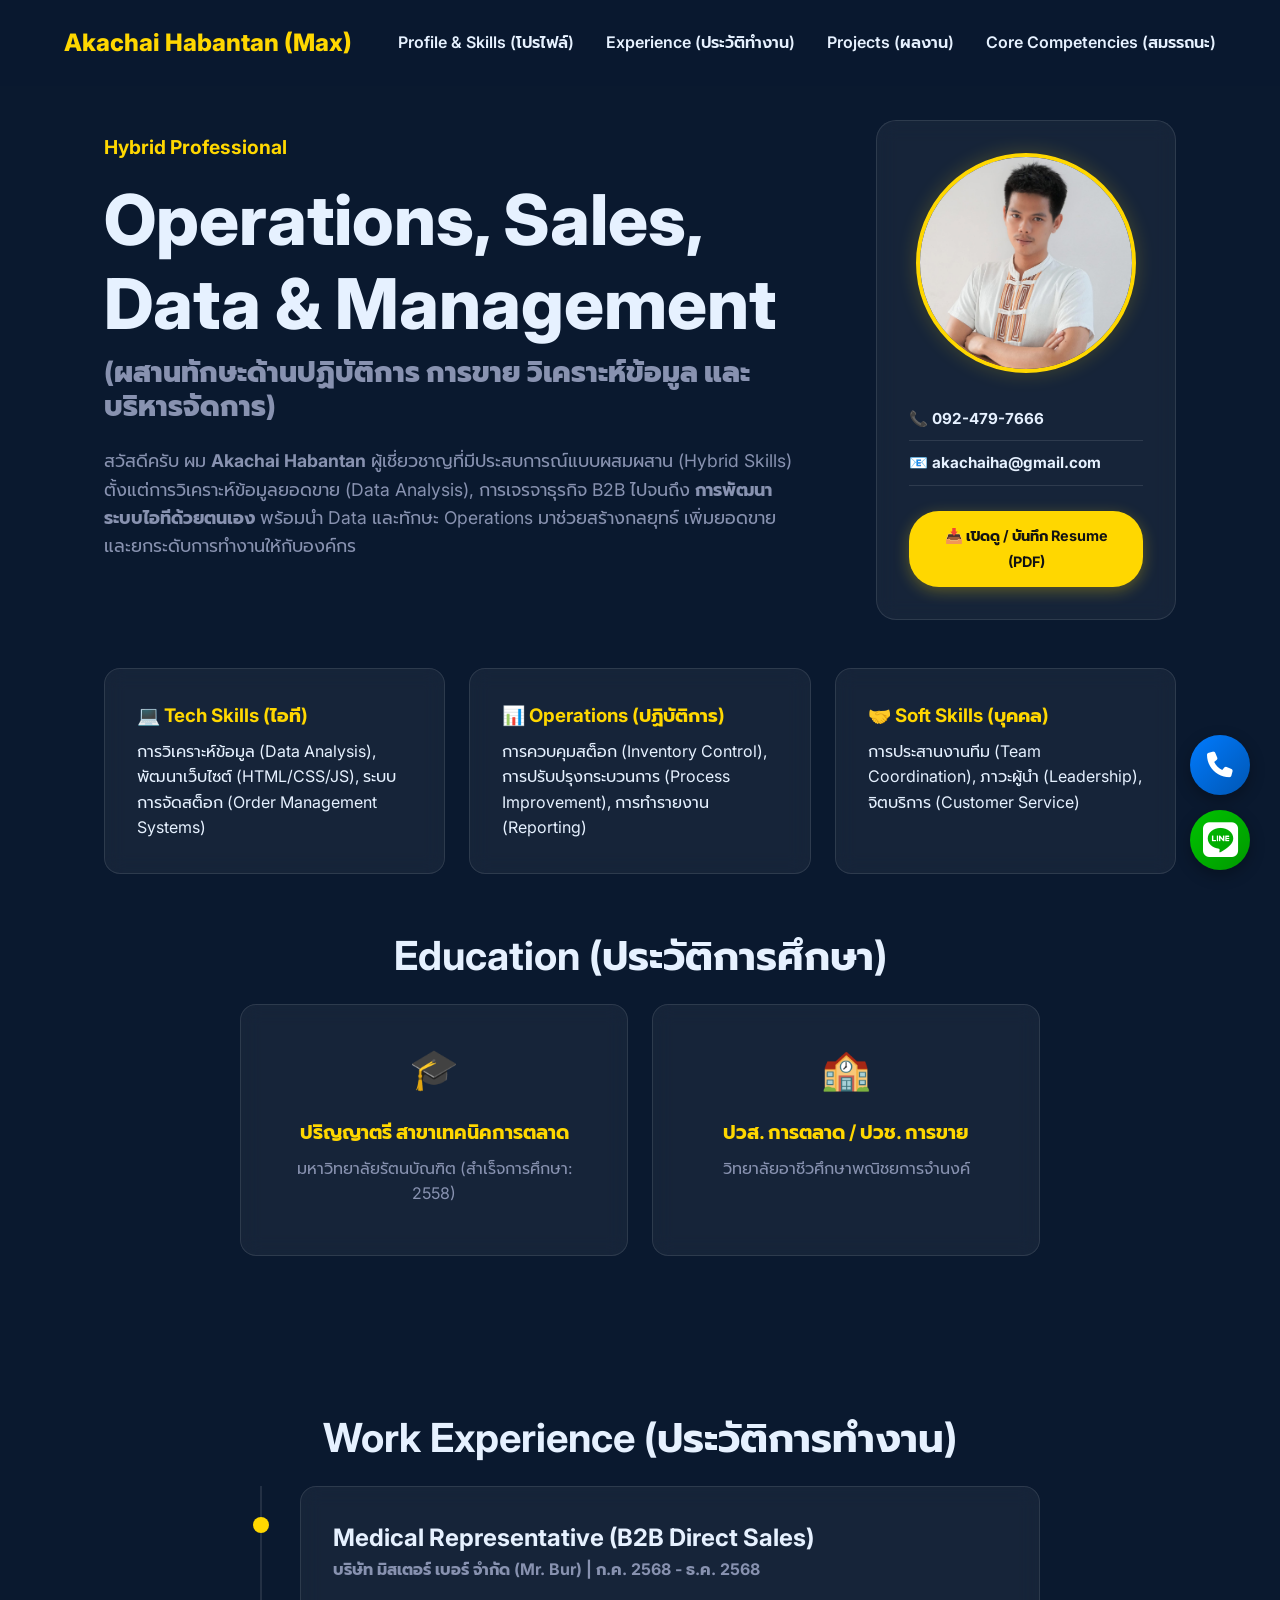
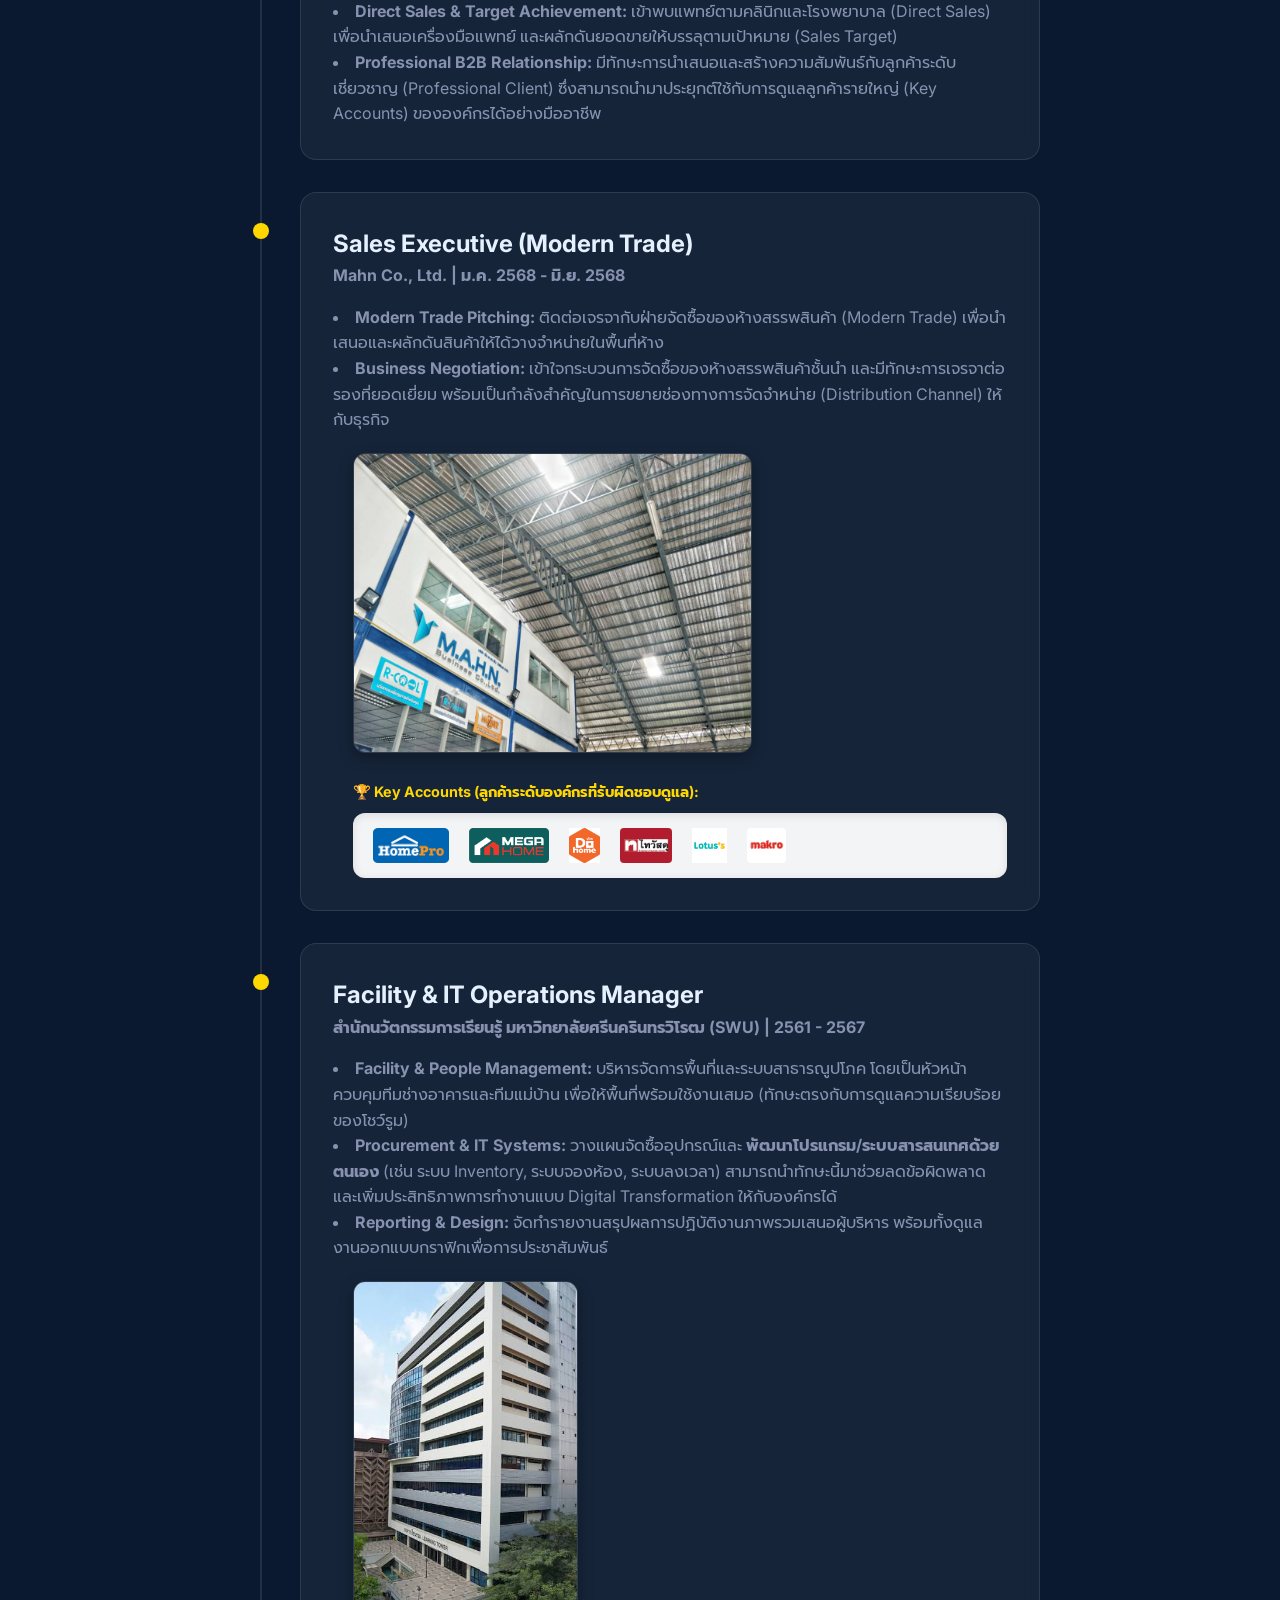
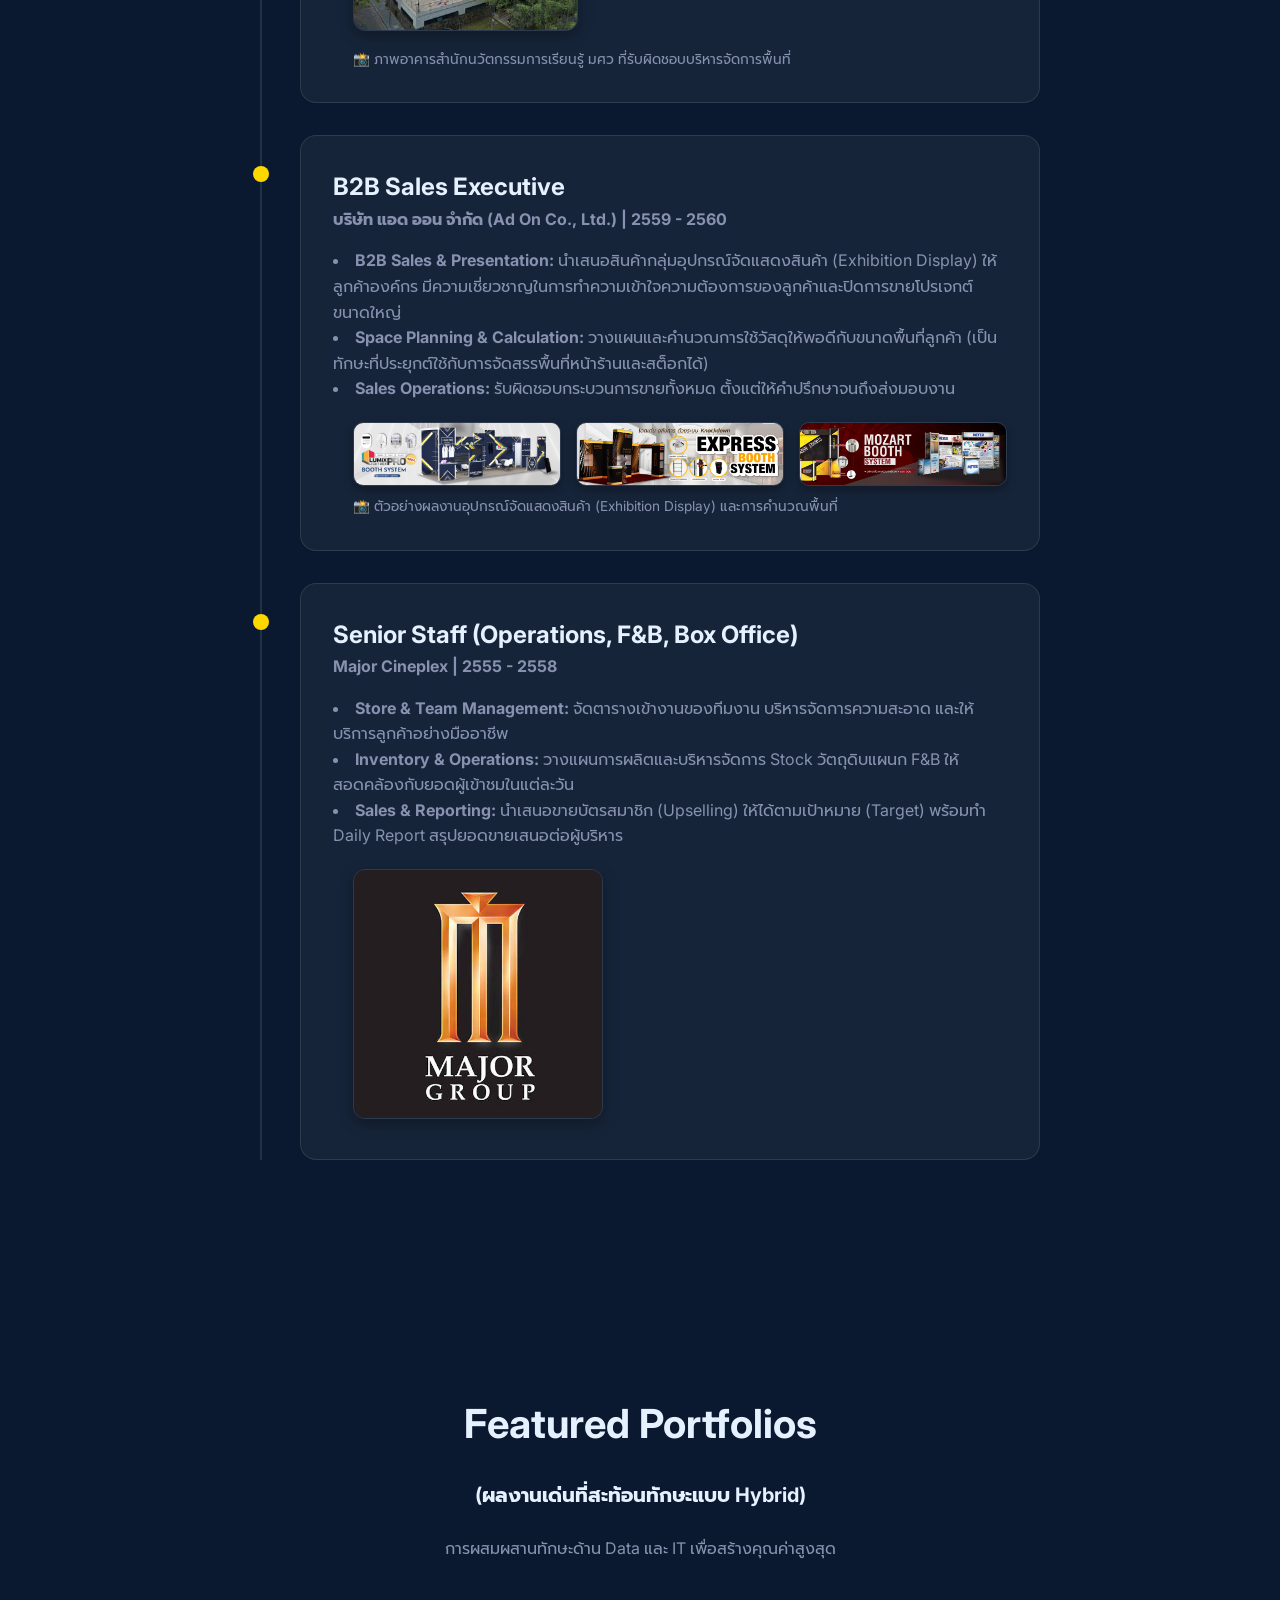
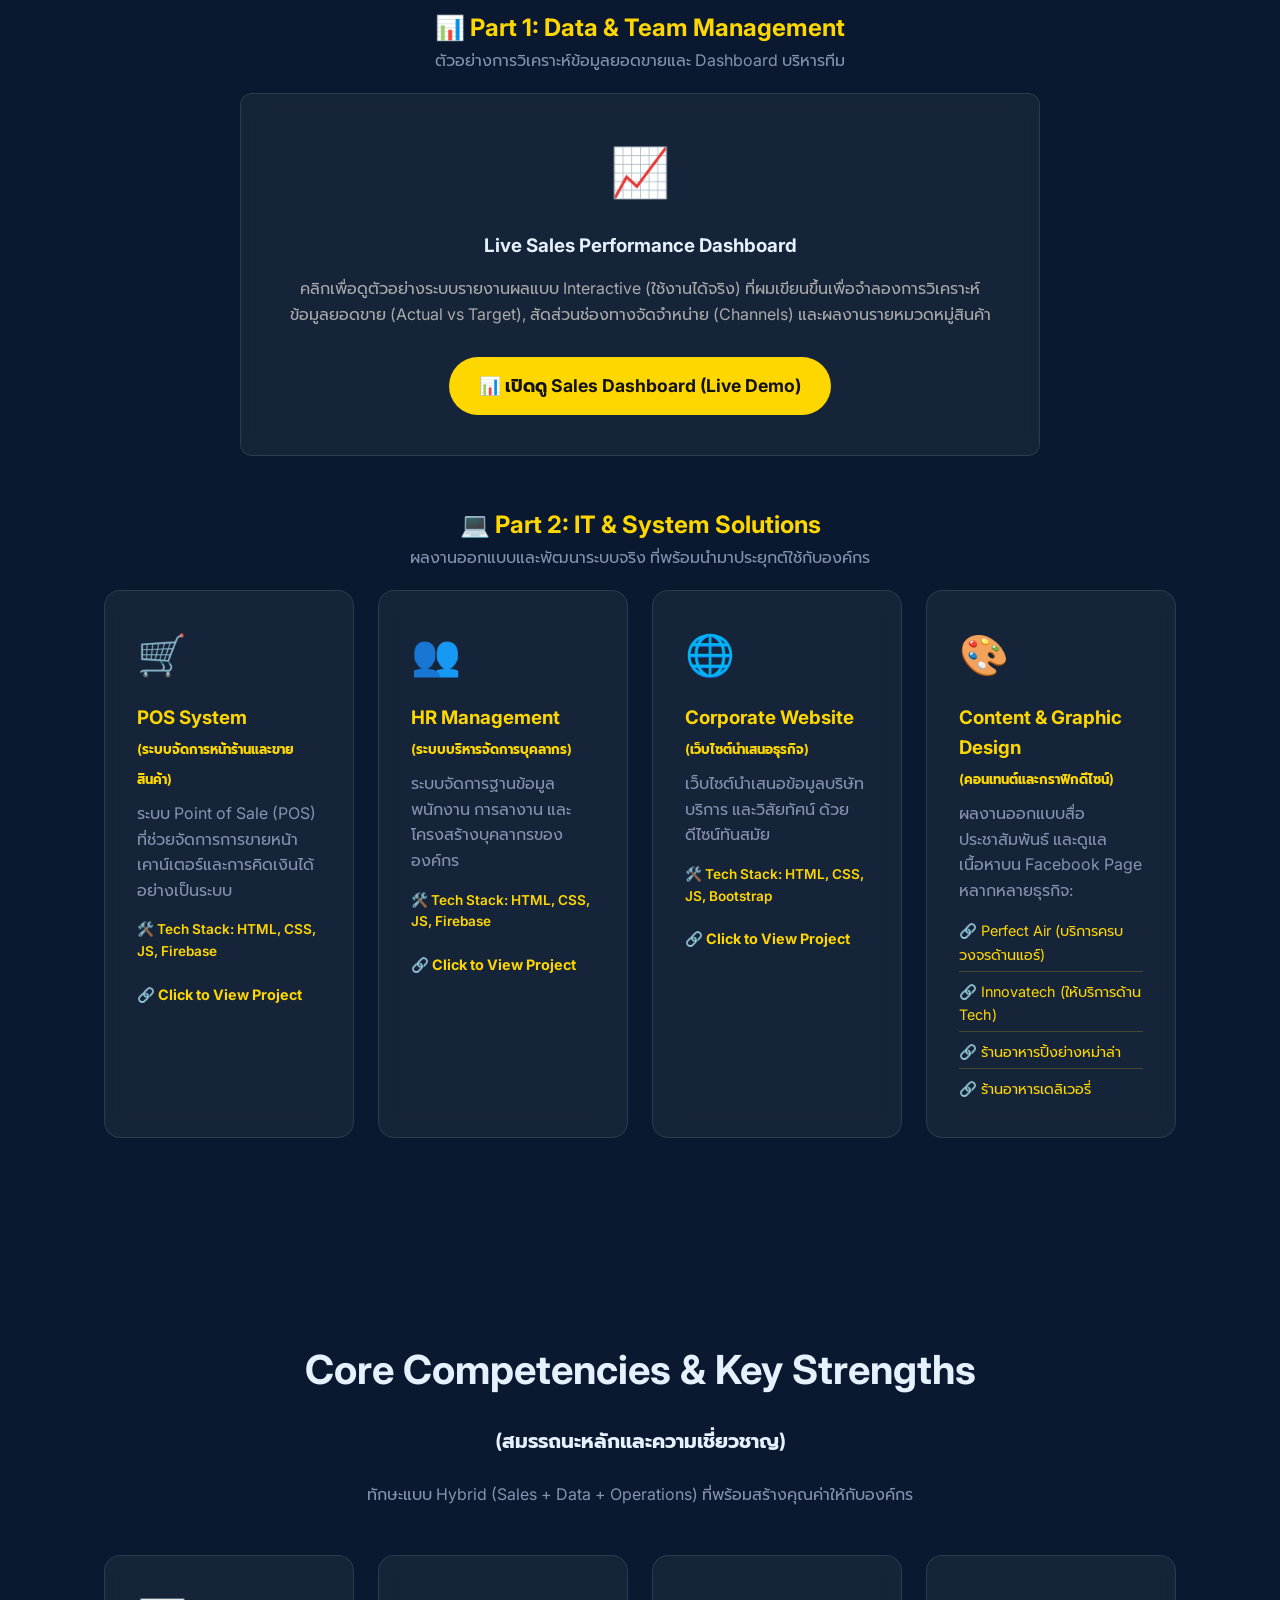
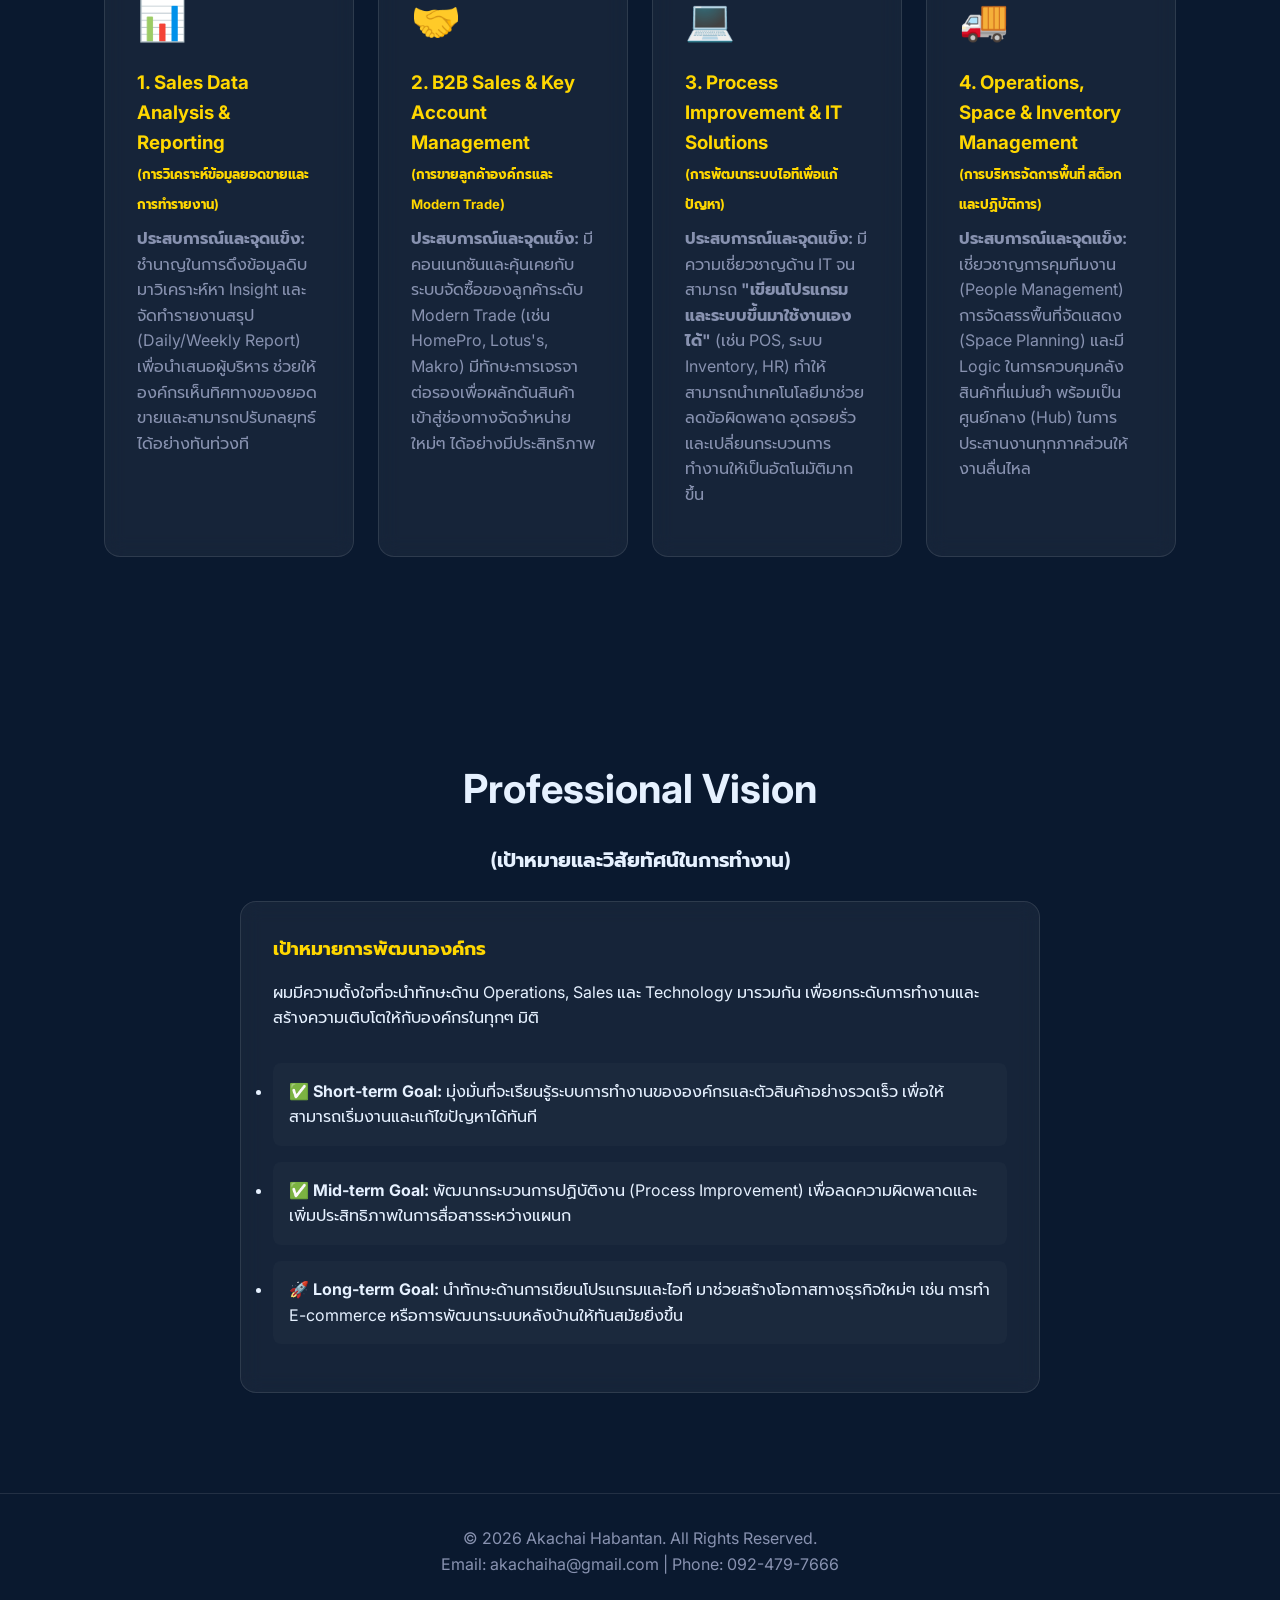
<file: index.html>
<!DOCTYPE html>
<html lang="th">
<head>
    <meta charset="UTF-8">
    <meta name="viewport" content="width=device-width, initial-scale=1.0">
    <title>Portfolio - Sales Data Analyst & Operations | Akachai Habantan</title>
    <!-- Google Fonts for Modern Typography -->
    <link rel="preconnect" href="https://fonts.googleapis.com">
    <link rel="preconnect" href="https://fonts.gstatic.com" crossorigin>
    <link href="https://fonts.googleapis.com/css2?family=Inter:wght@300;400;600;800&family=Prompt:wght@300;400;600;800&display=swap" rel="stylesheet">
    <link rel="stylesheet" href="https://cdnjs.cloudflare.com/ajax/libs/font-awesome/6.4.2/css/all.min.css">
    <link rel="stylesheet" href="style.css">
</head>
<body>

    <!-- Navigation -->
    <nav class="navbar">
        <div class="logo">Akachai Habantan (Max)</div>
        <ul class="nav-links">
            <li><a href="#about">Profile & Skills (โปรไฟล์)</a></li>
            <li><a href="#experience">Experience (ประวัติทำงาน)</a></li>
            <li><a href="#projects">Projects (ผลงาน)</a></li>
            <li><a href="#solutions">Core Competencies (สมรรถนะ)</a></li>
        </ul>
    </nav>

    <!-- Section 1: Who Am I & Skills -->
    <section id="about" class="hero fade-in">
        <div class="hero-content">
            <div class="hero-profile-container">
                <div class="hero-text">
                    <h2 class="subtitle">Hybrid Professional</h2>
                    <h1 class="title" style="line-height: 1.2;">Operations, Sales,<br>Data & Management<br><span style="font-size: 0.4em; color: var(--text-muted); display: block; margin-top: 10px;">(ผสานทักษะด้านปฏิบัติการ การขาย วิเคราะห์ข้อมูล และบริหารจัดการ)</span></h1>
                    <p class="description">
                        สวัสดีครับ ผม <strong>Akachai Habantan</strong> ผู้เชี่ยวชาญที่มีประสบการณ์แบบผสมผสาน (Hybrid Skills) 
                        ตั้งแต่การวิเคราะห์ข้อมูลยอดขาย (Data Analysis), การเจรจาธุรกิจ B2B ไปจนถึง <strong>การพัฒนาระบบไอทีด้วยตนเอง</strong> 
                        พร้อมนำ Data และทักษะ Operations มาช่วยสร้างกลยุทธ์ เพิ่มยอดขาย และยกระดับการทำงานให้กับองค์กร
                    </p>
                </div>
                <div class="hero-image-contact glass">
                    <img src="image/profile.jpeg" alt="Akachai Habantan" class="profile-img">
                    <div class="contact-info">
                        <p>📞 <strong>092-479-7666</strong></p>
                        <p>📧 <strong>akachaiha@gmail.com</strong></p>
                        <div style="text-align: center; margin-top: 25px;">
                            <a href="Akachai_Resume.html" target="_blank" style="display: inline-block; background-color: var(--accent); color: #121212; padding: 12px 25px; border-radius: 30px; text-decoration: none; font-weight: bold; font-size: 0.9rem; transition: all 0.3s; box-shadow: 0 4px 15px rgba(255,215,0,0.3);" onmouseover="this.style.transform='scale(1.05)'; this.style.boxShadow='0 0 20px rgba(255,215,0,0.6)'" onmouseout="this.style.transform='scale(1)'; this.style.boxShadow='0 4px 15px rgba(255,215,0,0.3)'">
                                📥 เปิดดู / บันทึก Resume (PDF)
                            </a>
                        </div>
                    </div>
                </div>
            </div>
            
            <div class="skills-container">
                <div class="skill-card glass">
                    <h3>💻 Tech Skills (ไอที)</h3>
                    <p>การวิเคราะห์ข้อมูล (Data Analysis), พัฒนาเว็บไซต์ (HTML/CSS/JS), ระบบการจัดสต็อก (Order Management Systems)</p>
                </div>
                <div class="skill-card glass">
                    <h3>📊 Operations (ปฏิบัติการ)</h3>
                    <p>การควบคุมสต็อก (Inventory Control), การปรับปรุงกระบวนการ (Process Improvement), การทำรายงาน (Reporting)</p>
                </div>
                <div class="skill-card glass">
                    <h3>🤝 Soft Skills (บุคคล)</h3>
                    <p>การประสานงานทีม (Team Coordination), ภาวะผู้นำ (Leadership), จิตบริการ (Customer Service)</p>
                </div>
            </div>
        </div>
    </section>

    <!-- Education Section -->
    <section id="education" class="section fade-in" style="padding-top: 0; padding-bottom: 50px;">
        <h2 class="section-title">Education (ประวัติการศึกษา)</h2>
        <div class="grid-container" style="max-width: 800px; margin: 0 auto;">
            <div class="jd-card glass" style="text-align: center;">
                <div class="jd-icon">🎓</div>
                <h3 style="font-size: 1.2rem;">ปริญญาตรี สาขาเทคนิคการตลาด</h3>
                <p>มหาวิทยาลัยรัตนบัณฑิต (สำเร็จการศึกษา: 2558)</p>
            </div>
            <div class="jd-card glass" style="text-align: center;">
                <div class="jd-icon">🏫</div>
                <h3 style="font-size: 1.2rem;">ปวส. การตลาด / ปวช. การขาย</h3>
                <p>วิทยาลัยอาชีวศึกษาพณิชยการจำนงค์</p>
            </div>
        </div>
    </section>

    <!-- Section 2: Work Experience -->
    <section id="experience" class="section fade-in">
        <h2 class="section-title">Work Experience (ประวัติการทำงาน)</h2>
        <div class="timeline">
            <!-- Experience Item (MR Bur) -->
            <div class="timeline-item glass">
                <div class="timeline-dot"></div>
                <h3 class="job-title">Medical Representative (B2B Direct Sales)</h3>
                <h4 class="company-name">บริษัท มิสเตอร์ เบอร์ จำกัด (Mr. Bur) | ก.ค. 2568 - ธ.ค. 2568</h4>
                <ul class="job-details">
                    <li><strong>Direct Sales & Target Achievement:</strong> เข้าพบแพทย์ตามคลินิกและโรงพยาบาล (Direct Sales) เพื่อนำเสนอเครื่องมือแพทย์ และผลักดันยอดขายให้บรรลุตามเป้าหมาย (Sales Target)</li>
                    <li><strong>Professional B2B Relationship:</strong> มีทักษะการนำเสนอและสร้างความสัมพันธ์กับลูกค้าระดับเชี่ยวชาญ (Professional Client) ซึ่งสามารถนำมาประยุกต์ใช้กับการดูแลลูกค้ารายใหญ่ (Key Accounts) ขององค์กรได้อย่างมืออาชีพ</li>
                </ul>
            </div>

            <!-- Experience Item (Mahn) -->
            <div class="timeline-item glass">
                <div class="timeline-dot"></div>
                <h3 class="job-title">Sales Executive (Modern Trade)</h3>
                <h4 class="company-name">Mahn Co., Ltd. | ม.ค. 2568 - มิ.ย. 2568</h4>
                <ul class="job-details">
                    <li><strong>Modern Trade Pitching:</strong> ติดต่อเจรจากับฝ่ายจัดซื้อของห้างสรรพสินค้า (Modern Trade) เพื่อนำเสนอและผลักดันสินค้าให้ได้วางจำหน่ายในพื้นที่ห้าง</li>
                    <li><strong>Business Negotiation:</strong> เข้าใจกระบวนการจัดซื้อของห้างสรรพสินค้าชั้นนำ และมีทักษะการเจรจาต่อรองที่ยอดเยี่ยม พร้อมเป็นกำลังสำคัญในการขยายช่องทางการจัดจำหน่าย (Distribution Channel) ให้กับธุรกิจ</li>
                </ul>
                <div style="margin-top: 20px; margin-left: 20px;">
                    <img src="image/mahn.jpg" alt="Mahn Co., Ltd." style="max-width: 100%; max-height: 300px; border-radius: 12px; border: 1px solid var(--glass-border); box-shadow: 0 5px 15px rgba(0,0,0,0.3); margin-bottom: 20px;">
                    
                    <p style="font-size: 0.9em; color: var(--accent); font-weight: bold; margin-bottom: 10px;">🏆 Key Accounts (ลูกค้าระดับองค์กรที่รับผิดชอบดูแล):</p>
                    <div style="display: flex; flex-wrap: wrap; gap: 20px; align-items: center; justify-content: flex-start; background: rgba(255, 255, 255, 0.95); padding: 15px 20px; border-radius: 12px; box-shadow: inset 0 2px 10px rgba(0,0,0,0.1);">
                        <img src="image/homepro.png" alt="HomePro" style="height: 35px; object-fit: contain;">
                        <img src="image/mega.png" alt="Mega Home" style="height: 35px; object-fit: contain;">
                        <img src="image/dohome.png" alt="DoHome" style="height: 35px; object-fit: contain;">
                        <img src="image/thai.jpg" alt="Thai Watsadu" style="height: 35px; object-fit: contain; border-radius: 4px;">
                        <img src="image/lotus.png" alt="Lotus's" style="height: 35px; object-fit: contain;">
                        <img src="image/makro.jpg" alt="Makro" style="height: 35px; object-fit: contain; border-radius: 4px;">
                    </div>
                </div>
            </div>

            <!-- Experience Item 1 -->
            <div class="timeline-item glass">
                <div class="timeline-dot"></div>
                <h3 class="job-title">Facility & IT Operations Manager</h3>
                <h4 class="company-name">สำนักนวัตกรรมการเรียนรู้ มหาวิทยาลัยศรีนครินทรวิโรฒ (SWU) | 2561 - 2567</h4>
                <ul class="job-details">
                    <li><strong>Facility & People Management:</strong> บริหารจัดการพื้นที่และระบบสาธารณูปโภค โดยเป็นหัวหน้าควบคุมทีมช่างอาคารและทีมแม่บ้าน เพื่อให้พื้นที่พร้อมใช้งานเสมอ (ทักษะตรงกับการดูแลความเรียบร้อยของโชว์รูม)</li>
                    <li><strong>Procurement & IT Systems:</strong> วางแผนจัดซื้ออุปกรณ์และ <strong>พัฒนาโปรแกรม/ระบบสารสนเทศด้วยตนเอง</strong> (เช่น ระบบ Inventory, ระบบจองห้อง, ระบบลงเวลา) สามารถนำทักษะนี้มาช่วยลดข้อผิดพลาด และเพิ่มประสิทธิภาพการทำงานแบบ Digital Transformation ให้กับองค์กรได้</li>
                    <li><strong>Reporting & Design:</strong> จัดทำรายงานสรุปผลการปฏิบัติงานภาพรวมเสนอผู้บริหาร พร้อมทั้งดูแลงานออกแบบกราฟิกเพื่อการประชาสัมพันธ์</li>
                </ul>
                <div style="margin-top: 20px; text-align: left; margin-left: 20px;">
                    <img src="image/learningtower.jpg" alt="Learning Tower SWU" style="max-width: 100%; max-height: 350px; border-radius: 12px; border: 1px solid var(--glass-border); box-shadow: 0 5px 15px rgba(0,0,0,0.3);">
                    <p style="font-size: 0.85em; color: var(--text-muted); margin-top: 10px;">📸 ภาพอาคารสำนักนวัตกรรมการเรียนรู้ มศว ที่รับผิดชอบบริหารจัดการพื้นที่</p>
                </div>
            </div>

            <!-- Experience Item 2 -->
            <div class="timeline-item glass">
                <div class="timeline-dot"></div>
                <h3 class="job-title">B2B Sales Executive</h3>
                <h4 class="company-name">บริษัท แอด ออน จำกัด (Ad On Co., Ltd.) | 2559 - 2560</h4>
                <ul class="job-details">
                    <li><strong>B2B Sales & Presentation:</strong> นำเสนอสินค้ากลุ่มอุปกรณ์จัดแสดงสินค้า (Exhibition Display) ให้ลูกค้าองค์กร มีความเชี่ยวชาญในการทำความเข้าใจความต้องการของลูกค้าและปิดการขายโปรเจกต์ขนาดใหญ่</li>
                    <li><strong>Space Planning & Calculation:</strong> วางแผนและคำนวณการใช้วัสดุให้พอดีกับขนาดพื้นที่ลูกค้า (เป็นทักษะที่ประยุกต์ใช้กับการจัดสรรพื้นที่หน้าร้านและสต็อกได้)</li>
                    <li><strong>Sales Operations:</strong> รับผิดชอบกระบวนการขายทั้งหมด ตั้งแต่ให้คำปรึกษาจนถึงส่งมอบงาน</li>
                </ul>
                <div style="margin-top: 20px; display: flex; gap: 15px; flex-wrap: wrap; margin-left: 20px;">
                    <img src="image/adon1.jpg" alt="Ad On Exhibition 1" style="flex: 1; min-width: 150px; max-height: 200px; object-fit: cover; border-radius: 10px; border: 1px solid var(--glass-border); box-shadow: 0 4px 10px rgba(0,0,0,0.3);">
                    <img src="image/adon2.jpg" alt="Ad On Exhibition 2" style="flex: 1; min-width: 150px; max-height: 200px; object-fit: cover; border-radius: 10px; border: 1px solid var(--glass-border); box-shadow: 0 4px 10px rgba(0,0,0,0.3);">
                    <img src="image/adon3.webp" alt="Ad On Exhibition 3" style="flex: 1; min-width: 150px; max-height: 200px; object-fit: cover; border-radius: 10px; border: 1px solid var(--glass-border); box-shadow: 0 4px 10px rgba(0,0,0,0.3);">
                </div>
                <p style="font-size: 0.85em; color: var(--text-muted); margin-top: 10px; margin-left: 20px;">📸 ตัวอย่างผลงานอุปกรณ์จัดแสดงสินค้า (Exhibition Display) และการคำนวณพื้นที่</p>
            </div>

            <!-- Experience Item 2 -->
            <div class="timeline-item glass">
                <div class="timeline-dot"></div>
                <h3 class="job-title">Senior Staff (Operations, F&B, Box Office)</h3>
                <h4 class="company-name">Major Cineplex | 2555 - 2558</h4>
                <ul class="job-details">
                    <li><strong>Store & Team Management:</strong> จัดตารางเข้างานของทีมงาน บริหารจัดการความสะอาด และให้บริการลูกค้าอย่างมืออาชีพ</li>
                    <li><strong>Inventory & Operations:</strong> วางแผนการผลิตและบริหารจัดการ Stock วัตถุดิบแผนก F&B ให้สอดคล้องกับยอดผู้เข้าชมในแต่ละวัน</li>
                    <li><strong>Sales & Reporting:</strong> นำเสนอขายบัตรสมาชิก (Upselling) ให้ได้ตามเป้าหมาย (Target) พร้อมทำ Daily Report สรุปยอดขายเสนอต่อผู้บริหาร</li>
                </ul>
                <div style="margin-top: 20px; text-align: left; margin-left: 20px;">
                    <img src="image/mg.jpg" alt="Major Cineplex" style="max-width: 100%; max-height: 250px; border-radius: 12px; border: 1px solid var(--glass-border); box-shadow: 0 5px 15px rgba(0,0,0,0.3);">
                </div>
            </div>
        </div>
    </section>

    <!-- Section: Projects & Portfolio -->
    <section id="projects" class="section fade-in">
        <h2 class="section-title">Featured Portfolios<br><span style="font-size: 0.5em;">(ผลงานเด่นที่สะท้อนทักษะแบบ Hybrid)</span></h2>
        <p class="section-subtitle">การผสมผสานทักษะด้าน Data และ IT เพื่อสร้างคุณค่าสูงสุด</p>
        
        <!-- Part 1: Data -->
        <h3 style="text-align: center; margin-top: 40px; color: var(--accent); font-size: 1.5rem;">📊 Part 1: Data & Team Management</h3>
        <p style="text-align: center; color: var(--text-muted); margin-bottom: 20px;">ตัวอย่างการวิเคราะห์ข้อมูลยอดขายและ Dashboard บริหารทีม</p>
        
        <div style="text-align: center; margin-bottom: 50px;">
            <div class="glass" style="display: inline-block; padding: 40px; border-radius: 12px; max-width: 800px;">
                <div style="font-size: 3rem; margin-bottom: 20px;">📈</div>
                <h3 style="margin-bottom: 15px;">Live Sales Performance Dashboard</h3>
                <p style="color: #aaa; margin-bottom: 30px; line-height: 1.6;">
                    คลิกเพื่อดูตัวอย่างระบบรายงานผลแบบ Interactive (ใช้งานได้จริง) ที่ผมเขียนขึ้นเพื่อจำลองการวิเคราะห์ข้อมูลยอดขาย (Actual vs Target), สัดส่วนช่องทางจัดจำหน่าย (Channels) และผลงานรายหมวดหมู่สินค้า 
                </p>
                <a href="salesdata.html" style="background-color: var(--accent); color: #121212; padding: 15px 30px; border-radius: 30px; text-decoration: none; font-weight: bold; font-size: 1.1rem; transition: transform 0.3s; display: inline-block;" onmouseover="this.style.transform='scale(1.05)'" onmouseout="this.style.transform='scale(1)'">
                    📊 เปิดดู Sales Dashboard (Live Demo)
                </a>
            </div>
        </div>

        <!-- Part 2: IT (Existing) -->
        <h3 style="text-align: center; margin-top: 40px; color: var(--accent); font-size: 1.5rem;">💻 Part 2: IT & System Solutions</h3>
        <p style="text-align: center; color: var(--text-muted); margin-bottom: 20px;">ผลงานออกแบบและพัฒนาระบบจริง ที่พร้อมนำมาประยุกต์ใช้กับองค์กร</p>
        <div class="grid-container">
            <a href="http://vegetaable-11b8f.web.app" target="_blank" style="text-decoration: none; color: inherit; display: block;">
                <div class="jd-card glass" style="height: 100%;">
                    <div class="jd-icon">🛒</div>
                    <h3>POS System<br><span style="font-size: 0.7em;">(ระบบจัดการหน้าร้านและขายสินค้า)</span></h3>
                    <p>ระบบ Point of Sale (POS) ที่ช่วยจัดการการขายหน้าเคาน์เตอร์และการคิดเงินได้อย่างเป็นระบบ</p>
                    <p style="font-size: 0.85em; color: var(--accent); margin-top: 15px; font-weight: 600;">🛠️ Tech Stack: HTML, CSS, JS, Firebase</p>
                    <div style="margin-top: 20px; color: var(--accent); font-weight: bold; font-size: 0.9em;">🔗 Click to View Project</div>
                </div>
            </a>
            
            <a href="https://hrmocup.web.app/" target="_blank" style="text-decoration: none; color: inherit; display: block;">
                <div class="jd-card glass" style="height: 100%;">
                    <div class="jd-icon">👥</div>
                    <h3>HR Management<br><span style="font-size: 0.7em;">(ระบบบริหารจัดการบุคลากร)</span></h3>
                    <p>ระบบจัดการฐานข้อมูลพนักงาน การลางาน และโครงสร้างบุคลากรขององค์กร</p>
                    <p style="font-size: 0.85em; color: var(--accent); margin-top: 15px; font-weight: 600;">🛠️ Tech Stack: HTML, CSS, JS, Firebase</p>
                    <div style="margin-top: 20px; color: var(--accent); font-weight: bold; font-size: 0.9em;">🔗 Click to View Project</div>
                </div>
            </a>

            <a href="https://innovatech-eec80.web.app/" target="_blank" style="text-decoration: none; color: inherit; display: block;">
                <div class="jd-card glass" style="height: 100%;">
                    <div class="jd-icon">🌐</div>
                    <h3>Corporate Website<br><span style="font-size: 0.7em;">(เว็บไซต์นำเสนอธุรกิจ)</span></h3>
                    <p>เว็บไซต์นำเสนอข้อมูลบริษัท บริการ และวิสัยทัศน์ ด้วยดีไซน์ทันสมัย</p>
                    <p style="font-size: 0.85em; color: var(--accent); margin-top: 15px; font-weight: 600;">🛠️ Tech Stack: HTML, CSS, JS, Bootstrap</p>
                    <div style="margin-top: 20px; color: var(--accent); font-weight: bold; font-size: 0.9em;">🔗 Click to View Project</div>
                </div>
            </a>

            <div class="jd-card glass" style="height: 100%;">
                <div class="jd-icon">🎨</div>
                <h3>Content & Graphic Design<br><span style="font-size: 0.7em;">(คอนเทนต์และกราฟิกดีไซน์)</span></h3>
                <p>ผลงานออกแบบสื่อประชาสัมพันธ์ และดูแลเนื้อหาบน Facebook Page หลากหลายธุรกิจ:</p>
                <div style="margin-top: 15px; display: flex; flex-direction: column; gap: 8px;">
                    <a href="https://www.facebook.com/profile.php?id=61560240474804" target="_blank" style="color: var(--accent); text-decoration: none; font-size: 0.9em; border-bottom: 1px solid rgba(255,215,0,0.2); padding-bottom: 5px;">🔗 Perfect Air (บริการครบวงจรด้านแอร์)</a>
                    <a href="https://www.facebook.com/profile.php?id=61586024618442" target="_blank" style="color: var(--accent); text-decoration: none; font-size: 0.9em; border-bottom: 1px solid rgba(255,215,0,0.2); padding-bottom: 5px;">🔗 Innovatech (ให้บริการด้าน Tech)</a>
                    <a href="https://www.facebook.com/profile.php?id=100080216171968" target="_blank" style="color: var(--accent); text-decoration: none; font-size: 0.9em; border-bottom: 1px solid rgba(255,215,0,0.2); padding-bottom: 5px;">🔗 ร้านอาหารปิ้งย่างหม่าล่า</a>
                    <a href="https://www.facebook.com/profile.php?id=100067878427419" target="_blank" style="color: var(--accent); text-decoration: none; font-size: 0.9em; padding-bottom: 5px;">🔗 ร้านอาหารเดลิเวอรี่</a>
                </div>
            </div>
        </div>
    </section>

    <!-- Section 3: Core Competencies -->
    <section id="solutions" class="section fade-in">
        <h2 class="section-title">Core Competencies & Key Strengths<br><span style="font-size: 0.5em;">(สมรรถนะหลักและความเชี่ยวชาญ)</span></h2>
        <p class="section-subtitle">ทักษะแบบ Hybrid (Sales + Data + Operations) ที่พร้อมสร้างคุณค่าให้กับองค์กร</p>
        
        <div class="grid-container">
            <div class="jd-card glass">
                <div class="jd-icon">📊</div>
                <h3>1. Sales Data Analysis & Reporting<br><span style="font-size: 0.7em;">(การวิเคราะห์ข้อมูลยอดขายและการทำรายงาน)</span></h3>
                <p><strong>ประสบการณ์และจุดแข็ง:</strong> ชำนาญในการดึงข้อมูลดิบมาวิเคราะห์หา Insight และจัดทำรายงานสรุป (Daily/Weekly Report) เพื่อนำเสนอผู้บริหาร ช่วยให้องค์กรเห็นทิศทางของยอดขายและสามารถปรับกลยุทธ์ได้อย่างทันท่วงที</p>
            </div>
            
            <div class="jd-card glass">
                <div class="jd-icon">🤝</div>
                <h3>2. B2B Sales & Key Account Management<br><span style="font-size: 0.7em;">(การขายลูกค้าองค์กรและ Modern Trade)</span></h3>
                <p><strong>ประสบการณ์และจุดแข็ง:</strong> มีคอนเนกชันและคุ้นเคยกับระบบจัดซื้อของลูกค้าระดับ Modern Trade (เช่น HomePro, Lotus's, Makro) มีทักษะการเจรจาต่อรองเพื่อผลักดันสินค้าเข้าสู่ช่องทางจัดจำหน่ายใหม่ๆ ได้อย่างมีประสิทธิภาพ</p>
            </div>

            <div class="jd-card glass">
                <div class="jd-icon">💻</div>
                <h3>3. Process Improvement & IT Solutions<br><span style="font-size: 0.7em;">(การพัฒนาระบบไอทีเพื่อแก้ปัญหา)</span></h3>
                <p><strong>ประสบการณ์และจุดแข็ง:</strong> มีความเชี่ยวชาญด้าน IT จนสามารถ <strong>"เขียนโปรแกรมและระบบขึ้นมาใช้งานเองได้"</strong> (เช่น POS, ระบบ Inventory, HR) ทำให้สามารถนำเทคโนโลยีมาช่วยลดข้อผิดพลาด อุดรอยรั่ว และเปลี่ยนกระบวนการทำงานให้เป็นอัตโนมัติมากขึ้น</p>
            </div>

            <div class="jd-card glass">
                <div class="jd-icon">🚚</div>
                <h3>4. Operations, Space & Inventory Management<br><span style="font-size: 0.7em;">(การบริหารจัดการพื้นที่ สต็อก และปฏิบัติการ)</span></h3>
                <p><strong>ประสบการณ์และจุดแข็ง:</strong> เชี่ยวชาญการคุมทีมงาน (People Management) การจัดสรรพื้นที่จัดแสดง (Space Planning) และมี Logic ในการควบคุมคลังสินค้าที่แม่นยำ พร้อมเป็นศูนย์กลาง (Hub) ในการประสานงานทุกภาคส่วนให้งานลื่นไหล</p>
            </div>
        </div>
    </section>

    <!-- Section 4: Professional Vision -->
    <section id="value" class="section fade-in">
        <h2 class="section-title">Professional Vision<br><span style="font-size: 0.5em;">(เป้าหมายและวิสัยทัศน์ในการทำงาน)</span></h2>
        <div class="vision-container glass">
            <h3>เป้าหมายการพัฒนาองค์กร</h3>
            <p class="vision-text">
                ผมมีความตั้งใจที่จะนำทักษะด้าน Operations, Sales และ Technology มารวมกัน เพื่อยกระดับการทำงานและสร้างความเติบโตให้กับองค์กรในทุกๆ มิติ
            </p>
            <ul class="vision-list">
                <li>✅ <strong>Short-term Goal:</strong> มุ่งมั่นที่จะเรียนรู้ระบบการทำงานขององค์กรและตัวสินค้าอย่างรวดเร็ว เพื่อให้สามารถเริ่มงานและแก้ไขปัญหาได้ทันที</li>
                <li>✅ <strong>Mid-term Goal:</strong> พัฒนากระบวนการปฏิบัติงาน (Process Improvement) เพื่อลดความผิดพลาดและเพิ่มประสิทธิภาพในการสื่อสารระหว่างแผนก</li>
                <li>🚀 <strong>Long-term Goal:</strong> นำทักษะด้านการเขียนโปรแกรมและไอที มาช่วยสร้างโอกาสทางธุรกิจใหม่ๆ เช่น การทำ E-commerce หรือการพัฒนาระบบหลังบ้านให้ทันสมัยยิ่งขึ้น</li>
            </ul>
        </div>
    </section>

    <!-- Footer -->
    <footer>
        <p>&copy; 2026 Akachai Habantan. All Rights Reserved.</p>
        <p>Email: akachaiha@gmail.com | Phone: 092-479-7666</p>
    </footer>

    <!-- Floating Contact Buttons -->
    <div class="floating-contact">
        <a href="tel:0924797666" class="float-btn phone-btn" title="โทรหา Akachai">
            <i class="fa-solid fa-phone" style="font-size: 1.6rem;"></i>
        </a>
        <a href="https://line.me/ti/p/htYYhK-o1q" target="_blank" class="float-btn line-btn" title="แชทผ่าน LINE">
            <i class="fa-brands fa-line" style="font-size: 2.2rem;"></i>
        </a>
    </div>

    <script src="script.js"></script>
</body>
</html>
</file>
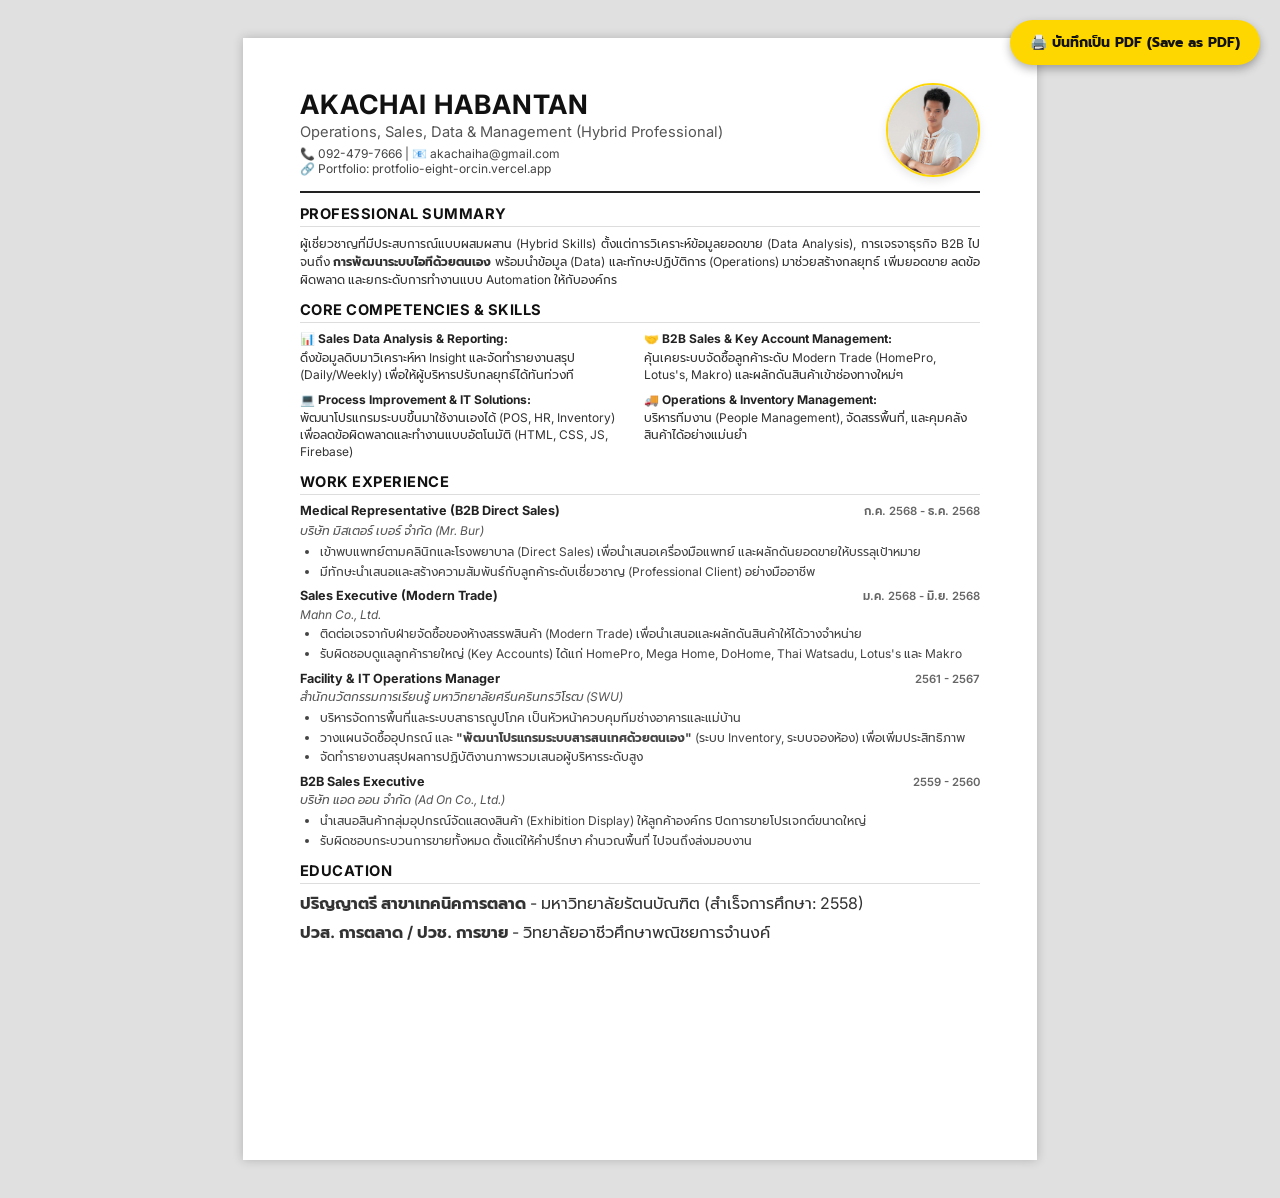
<file: Akachai_Resume.html>
<!DOCTYPE html>
<html lang="th">
<head>
    <meta charset="UTF-8">
    <meta name="viewport" content="width=device-width, initial-scale=1.0">
    <title>Akachai Habantan - Resume</title>
    <link rel="preconnect" href="https://fonts.googleapis.com">
    <link rel="preconnect" href="https://fonts.gstatic.com" crossorigin>
    <link href="https://fonts.googleapis.com/css2?family=Inter:wght@400;600;700&family=Prompt:wght@400;600;700&display=swap" rel="stylesheet">
    <style>
        /* A4 Paper Settings */
        @page { size: A4; margin: 0; }
        body { 
            margin: 0; 
            font-family: 'Inter', 'Prompt', sans-serif; 
            background: #e0e0e0; 
            color: #333;
            -webkit-print-color-adjust: exact;
        }
        .page { 
            width: 210mm; 
            min-height: 297mm; 
            padding: 12mm 15mm; 
            margin: 10mm auto; 
            background: white; 
            box-shadow: 0 0 10px rgba(0,0,0,0.2); 
            box-sizing: border-box;
        }
        @media print {
            body { background: white; }
            .page { 
                margin: 0; 
                box-shadow: none; 
                width: 100%; 
                min-height: 100%; 
                padding: 12mm 15mm; 
            }
            .no-print { display: none; }
        }
        
        /* Typography & Layout */
        .header { display: flex; align-items: center; justify-content: space-between; border-bottom: 2px solid #222; padding-bottom: 10px; margin-bottom: 12px; text-align: left; }
        h1 { font-size: 20pt; margin: 0; color: #111; letter-spacing: 1px; }
        h2 { font-size: 11pt; margin: 3px 0 5px 0; color: #555; font-weight: normal; }
        .contact { font-size: 9pt; color: #444; }
        
        .section-title { 
            font-size: 11pt; 
            color: #111; 
            border-bottom: 1px solid #ddd; 
            margin-top: 12px; 
            margin-bottom: 8px; 
            padding-bottom: 3px; 
            font-weight: bold; 
            text-transform: uppercase; 
            letter-spacing: 0.5px;
        }
        
        .summary { font-size: 9pt; line-height: 1.5; text-align: justify; }
        
        .item { margin-bottom: 8px; }
        .job-header { display: flex; justify-content: space-between; align-items: baseline; }
        .job-title { font-size: 9.5pt; font-weight: bold; margin: 0; color: #222; }
        .date { font-size: 8.5pt; color: #666; font-weight: 600; }
        .company { font-size: 9pt; color: #555; margin: 2px 0 4px 0; font-style: italic; }
        
        ul { margin-top: 3px; padding-left: 20px; font-size: 9pt; line-height: 1.4; color: #444; margin-bottom: 0; }
        li { margin-bottom: 3px; }
        
        .grid-2 { display: grid; grid-template-columns: 1fr 1fr; gap: 8px; font-size: 9pt; line-height: 1.4; }
        .skill-group strong { display: block; color: #222; margin-bottom: 2px; }
        
        .print-btn {
            position: fixed;
            top: 20px;
            right: 20px;
            background: #FFD700;
            color: #111;
            padding: 12px 20px;
            border: none;
            border-radius: 30px;
            font-size: 14px;
            font-weight: bold;
            cursor: pointer;
            box-shadow: 0 4px 10px rgba(0,0,0,0.3);
            font-family: 'Prompt', sans-serif;
            transition: 0.3s;
        }
        .print-btn:hover { background: #e6c200; transform: scale(1.05); }
    </style>
</head>
<body onload="setTimeout(() => window.print(), 500)">

    <!-- Print Button (Hidden during print) -->
    <button class="print-btn no-print" onclick="window.print()">🖨️ บันทึกเป็น PDF (Save as PDF)</button>

    <div class="page">
        
        <!-- Header -->
        <div class="header">
            <div>
                <h1>AKACHAI HABANTAN</h1>
                <h2>Operations, Sales, Data & Management (Hybrid Professional)</h2>
                <div class="contact">
                    📞 092-479-7666 | 📧 akachaiha@gmail.com<br>
                    🔗 Portfolio: <a href="https://protfolio-eight-orcin.vercel.app/" target="_blank" style="color: #444; text-decoration: none;">protfolio-eight-orcin.vercel.app</a>
                </div>
            </div>
            <div>
                <img src="image/profile.jpeg" alt="Akachai" style="width: 90px; height: 90px; object-fit: cover; border-radius: 50%; border: 2px solid #FFD700; box-shadow: 0 4px 10px rgba(0,0,0,0.1);">
            </div>
        </div>

        <!-- Professional Summary -->
        <div class="section-title">Professional Summary</div>
        <div class="summary">
            ผู้เชี่ยวชาญที่มีประสบการณ์แบบผสมผสาน (Hybrid Skills) ตั้งแต่การวิเคราะห์ข้อมูลยอดขาย (Data Analysis), การเจรจาธุรกิจ B2B ไปจนถึง <strong>การพัฒนาระบบไอทีด้วยตนเอง</strong> พร้อมนำข้อมูล (Data) และทักษะปฏิบัติการ (Operations) มาช่วยสร้างกลยุทธ์ เพิ่มยอดขาย ลดข้อผิดพลาด และยกระดับการทำงานแบบ Automation ให้กับองค์กร
        </div>

        <!-- Core Competencies -->
        <div class="section-title">Core Competencies & Skills</div>
        <div class="grid-2">
            <div class="skill-group">
                <strong>📊 Sales Data Analysis & Reporting:</strong>
                ดึงข้อมูลดิบมาวิเคราะห์หา Insight และจัดทำรายงานสรุป (Daily/Weekly) เพื่อให้ผู้บริหารปรับกลยุทธ์ได้ทันท่วงที
            </div>
            <div class="skill-group">
                <strong>🤝 B2B Sales & Key Account Management:</strong>
                คุ้นเคยระบบจัดซื้อลูกค้าระดับ Modern Trade (HomePro, Lotus's, Makro) และผลักดันสินค้าเข้าช่องทางใหม่ๆ
            </div>
            <div class="skill-group">
                <strong>💻 Process Improvement & IT Solutions:</strong>
                พัฒนาโปรแกรมระบบขึ้นมาใช้งานเองได้ (POS, HR, Inventory) เพื่อลดข้อผิดพลาดและทำงานแบบอัตโนมัติ (HTML, CSS, JS, Firebase)
            </div>
            <div class="skill-group">
                <strong>🚚 Operations & Inventory Management:</strong>
                บริหารทีมงาน (People Management), จัดสรรพื้นที่, และคุมคลังสินค้าได้อย่างแม่นยำ
            </div>
        </div>

        <!-- Work Experience -->
        <div class="section-title">Work Experience</div>
        
        <div class="item">
            <div class="job-header">
                <div class="job-title">Medical Representative (B2B Direct Sales)</div>
                <div class="date">ก.ค. 2568 - ธ.ค. 2568</div>
            </div>
            <div class="company">บริษัท มิสเตอร์ เบอร์ จำกัด (Mr. Bur)</div>
            <ul>
                <li>เข้าพบแพทย์ตามคลินิกและโรงพยาบาล (Direct Sales) เพื่อนำเสนอเครื่องมือแพทย์ และผลักดันยอดขายให้บรรลุเป้าหมาย</li>
                <li>มีทักษะนำเสนอและสร้างความสัมพันธ์กับลูกค้าระดับเชี่ยวชาญ (Professional Client) อย่างมืออาชีพ</li>
            </ul>
        </div>

        <div class="item">
            <div class="job-header">
                <div class="job-title">Sales Executive (Modern Trade)</div>
                <div class="date">ม.ค. 2568 - มิ.ย. 2568</div>
            </div>
            <div class="company">Mahn Co., Ltd.</div>
            <ul>
                <li>ติดต่อเจรจากับฝ่ายจัดซื้อของห้างสรรพสินค้า (Modern Trade) เพื่อนำเสนอและผลักดันสินค้าให้ได้วางจำหน่าย</li>
                <li>รับผิดชอบดูแลลูกค้ารายใหญ่ (Key Accounts) ได้แก่ HomePro, Mega Home, DoHome, Thai Watsadu, Lotus's และ Makro</li>
            </ul>
        </div>

        <div class="item">
            <div class="job-header">
                <div class="job-title">Facility & IT Operations Manager</div>
                <div class="date">2561 - 2567</div>
            </div>
            <div class="company">สำนักนวัตกรรมการเรียนรู้ มหาวิทยาลัยศรีนครินทรวิโรฒ (SWU)</div>
            <ul>
                <li>บริหารจัดการพื้นที่และระบบสาธารณูปโภค เป็นหัวหน้าควบคุมทีมช่างอาคารและแม่บ้าน</li>
                <li>วางแผนจัดซื้ออุปกรณ์ และ <strong>"พัฒนาโปรแกรมระบบสารสนเทศด้วยตนเอง"</strong> (ระบบ Inventory, ระบบจองห้อง) เพื่อเพิ่มประสิทธิภาพ</li>
                <li>จัดทำรายงานสรุปผลการปฏิบัติงานภาพรวมเสนอผู้บริหารระดับสูง</li>
            </ul>
        </div>

        <div class="item">
            <div class="job-header">
                <div class="job-title">B2B Sales Executive</div>
                <div class="date">2559 - 2560</div>
            </div>
            <div class="company">บริษัท แอด ออน จำกัด (Ad On Co., Ltd.)</div>
            <ul>
                <li>นำเสนอสินค้ากลุ่มอุปกรณ์จัดแสดงสินค้า (Exhibition Display) ให้ลูกค้าองค์กร ปิดการขายโปรเจกต์ขนาดใหญ่</li>
                <li>รับผิดชอบกระบวนการขายทั้งหมด ตั้งแต่ให้คำปรึกษา คำนวณพื้นที่ ไปจนถึงส่งมอบงาน</li>
            </ul>
        </div>

        <!-- Education -->
        <div class="section-title">Education</div>
        <div class="item" style="margin-bottom: 5px;">
            <strong>ปริญญาตรี สาขาเทคนิคการตลาด</strong> - มหาวิทยาลัยรัตนบัณฑิต (สำเร็จการศึกษา: 2558)
        </div>
        <div class="item">
            <strong>ปวส. การตลาด / ปวช. การขาย</strong> - วิทยาลัยอาชีวศึกษาพณิชยการจำนงค์
        </div>

    </div>
</body>
</html>
</file>
<file: style.css>
:root {
    --bg-dark: #0A192F;
    --text-main: #E6F1FF;
    --text-muted: #8892B0;
    --accent: #FFD700;
    --glass-bg: rgba(255, 255, 255, 0.05);
    --glass-border: rgba(255, 255, 255, 0.1);
}
* { margin: 0; padding: 0; box-sizing: border-box; }
body {
    font-family: 'Inter', 'Prompt', sans-serif;
    background-color: var(--bg-dark);
    color: var(--text-main);
    line-height: 1.6;
    overflow-x: hidden;
}
.glass {
    background: var(--glass-bg);
    backdrop-filter: blur(10px);
    border: 1px solid var(--glass-border);
    border-radius: 16px;
    padding: 2rem;
    transition: transform 0.3s ease, box-shadow 0.3s ease;
}
.glass:hover {
    transform: translateY(-5px);
    box-shadow: 0 10px 30px rgba(0, 0, 0, 0.5);
    border: 1px solid rgba(255, 215, 0, 0.3);
}
.navbar {
    display: flex; justify-content: space-between; align-items: center;
    padding: 1.5rem 5%; position: fixed; width: 100%; top: 0; z-index: 1000;
    background: rgba(10, 25, 47, 0.85); backdrop-filter: blur(10px);
}
.logo { font-weight: 800; font-size: 1.5rem; color: var(--accent); }
.nav-links { list-style: none; display: flex; gap: 2rem; }
.nav-links a { color: var(--text-main); text-decoration: none; font-weight: 600; }
.nav-links a:hover { color: var(--accent); }
.section { padding: 100px 5%; max-width: 1200px; margin: 0 auto; }
.section-title { font-size: 2.5rem; margin-bottom: 1rem; text-align: center; }
.section-subtitle { text-align: center; color: var(--text-muted); margin-bottom: 3rem; }
.hero { min-height: 100vh; display: flex; align-items: center; padding: 0 5%; max-width: 1200px; margin: 0 auto; padding-top: 120px; padding-bottom: 50px; }
.hero-profile-container { display: flex; gap: 4rem; align-items: center; flex-wrap: wrap; margin-bottom: 3rem; justify-content: space-between; }
.hero-text { flex: 1; min-width: 300px; }
.hero-image-contact { flex: 0 0 300px; text-align: center; display: flex; flex-direction: column; align-items: center; gap: 1rem; margin: 0 auto; padding: 2rem; border-radius: 20px; }
.profile-img { width: 220px; height: 220px; border-radius: 50%; object-fit: cover; border: 4px solid var(--accent); box-shadow: 0 0 20px rgba(255, 215, 0, 0.2); }
.contact-info { font-size: 0.95rem; color: var(--text-main); line-height: 1.8; margin-top: 1rem; text-align: left; width: 100%;}
.contact-info p { border-bottom: 1px solid var(--glass-border); padding-bottom: 0.5rem; margin-bottom: 0.5rem;}
.subtitle { color: var(--accent); font-size: 1.2rem; margin-bottom: 1rem; }
.title { font-size: clamp(40px, 8vw, 70px); font-weight: 800; margin-bottom: 1.5rem; }
.description { color: var(--text-muted); font-size: 1.1rem; max-width: 700px; margin-bottom: 3rem; }
.skills-container, .grid-container { display: grid; grid-template-columns: repeat(auto-fit, minmax(250px, 1fr)); gap: 1.5rem; }
.skill-card h3, .jd-card h3 { color: var(--accent); margin-bottom: 0.5rem; }
.timeline { position: relative; max-width: 800px; margin: 0 auto; }
.timeline::before { content: ''; position: absolute; width: 2px; background: var(--glass-border); top: 0; bottom: 0; left: 20px; }
.timeline-item { position: relative; margin-bottom: 2rem; margin-left: 60px; }
.timeline-dot { position: absolute; width: 16px; height: 16px; background: var(--accent); border-radius: 50%; left: -48px; top: 30px; }
.job-title { font-size: 1.5rem; }
.company-name { color: var(--text-muted); margin-bottom: 1rem; }
.job-details { list-style-position: inside; color: var(--text-muted); }
.jd-card .jd-icon { font-size: 2.5rem; margin-bottom: 1rem; }
.jd-card p { color: var(--text-muted); margin-bottom: 1rem; }
.jd-card .solution { color: var(--text-main); background: rgba(255, 215, 0, 0.1); padding: 1rem; border-left: 4px solid var(--accent); }
.vision-container { max-width: 800px; margin: 0 auto; }
.vision-container h3 { color: var(--accent); margin-bottom: 1rem; }
.vision-text { margin-bottom: 2rem; }
.vision-list li { margin-bottom: 1rem; background: rgba(255,255,255,0.02); padding: 1rem; border-radius: 8px; }
footer { text-align: center; padding: 2rem; color: var(--text-muted); border-top: 1px solid var(--glass-border); }
.fade-in { opacity: 0; transform: translateY(30px); transition: opacity 0.8s, transform 0.8s; }
.fade-in.appear { opacity: 1; transform: translateY(0); }
/* Responsive Design for Tablets & Mobile */
@media (max-width: 992px) {
    .hero-profile-container { gap: 2rem; }
}

@media (max-width: 768px) {
    .navbar { flex-direction: column; gap: 15px; padding: 1rem; }
    .nav-links { flex-wrap: wrap; justify-content: center; gap: 15px; font-size: 0.9rem; }
    
    .hero { padding-top: 150px; text-align: center; }
    .hero-profile-container { flex-direction: column; align-items: center; justify-content: center; gap: 2rem; }
    .hero-text { min-width: 100%; }
    .description { margin: 0 auto 2rem auto; }
    .contact-info { text-align: center; }
    
    .section { padding: 60px 5%; }
    .section-title { font-size: 1.8rem; }
    
    .timeline::before { left: 0; }
    .timeline-item { margin-left: 20px; }
    .timeline-dot { left: -28px; }
    
    /* Overwrite hardcoded inline margins for mobile layout */
    .timeline-item div[style*="margin-left: 20px"] { margin-left: 0 !important; }
}

@media (max-width: 480px) {
    .title { font-size: 1.8rem; }
    .profile-img { width: 160px; height: 160px; }
    .glass { padding: 1.2rem; }
    .job-title { font-size: 1.2rem; }
}

/* Floating Contact Buttons */
.floating-contact {
    position: fixed;
    bottom: 30px;
    right: 30px;
    display: flex;
    flex-direction: column;
    gap: 15px;
    z-index: 9999;
}
.float-btn {
    width: 60px;
    height: 60px;
    border-radius: 50%;
    display: flex;
    justify-content: center;
    align-items: center;
    font-size: 1.8rem;
    color: white;
    text-decoration: none;
    box-shadow: 0 5px 15px rgba(0,0,0,0.3);
    transition: transform 0.3s ease, box-shadow 0.3s ease;
    cursor: pointer;
}
.float-btn:hover {
    transform: scale(1.1) translateY(-5px);
    box-shadow: 0 8px 20px rgba(0,0,0,0.4);
}
.phone-btn {
    background: linear-gradient(135deg, #007bff, #0056b3);
}
.line-btn {
    background: linear-gradient(135deg, #00c300, #009900);
}
</file>
